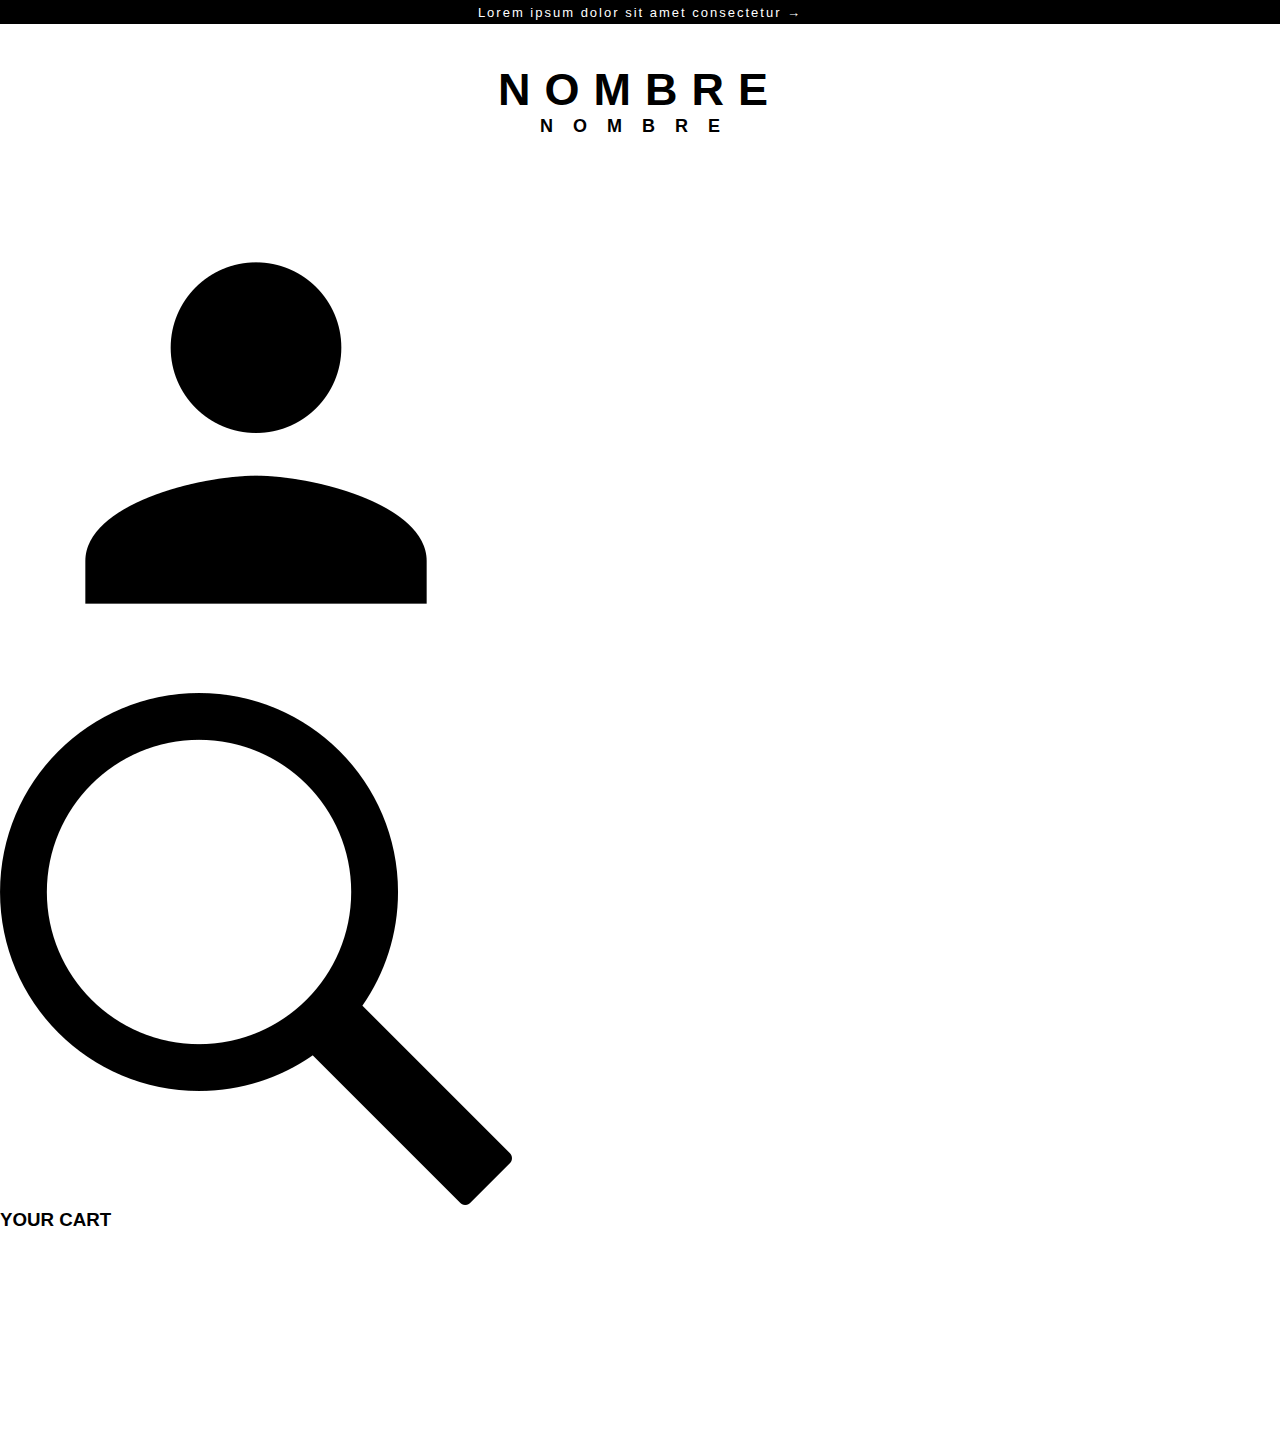
<file: HTML/carrito.html>
<!DOCTYPE html>
<html lang="en">

<head>
    <meta charset="UTF-8">
    <meta name="viewport" content="width=device-width, initial-scale=1.0">
    <link rel="stylesheet" href="../CSS/carrito.css">
    <title>Carrito</title>
</head>

<body>
    <header>
        <div class="text-peqe">
            <p>Lorem ipsum dolor sit amet consectetur →</p>
        </div>
        <div class="title">
            <a href="../HTML/home.html">
                <h1>NOMBRE</h1>
                <h2>NOMBRE</h2>
            </a>
        </div>
        <div class="icon1">
            <a href="#"><img src="../src/img/person-home.png" alt="user-home"></a>
        </div>
        <div class="icon2">
            <a href="#"><img src="../src/img/lupa-home.png" alt="lupa-home"></a>
        </div>
        <div>
            <h3> YOUR CART </h3>
        </div>
    </header>

    <main>
        <!--pa mostrar productos -->
        <div id="cartContainer" class="cart-container"></div>

        <!-- el total-->
        <div id="cartTotal" class="total"></div>
    </main>

    <script src="../JS/carrito.js"></script>
</body>

</html>
</file>
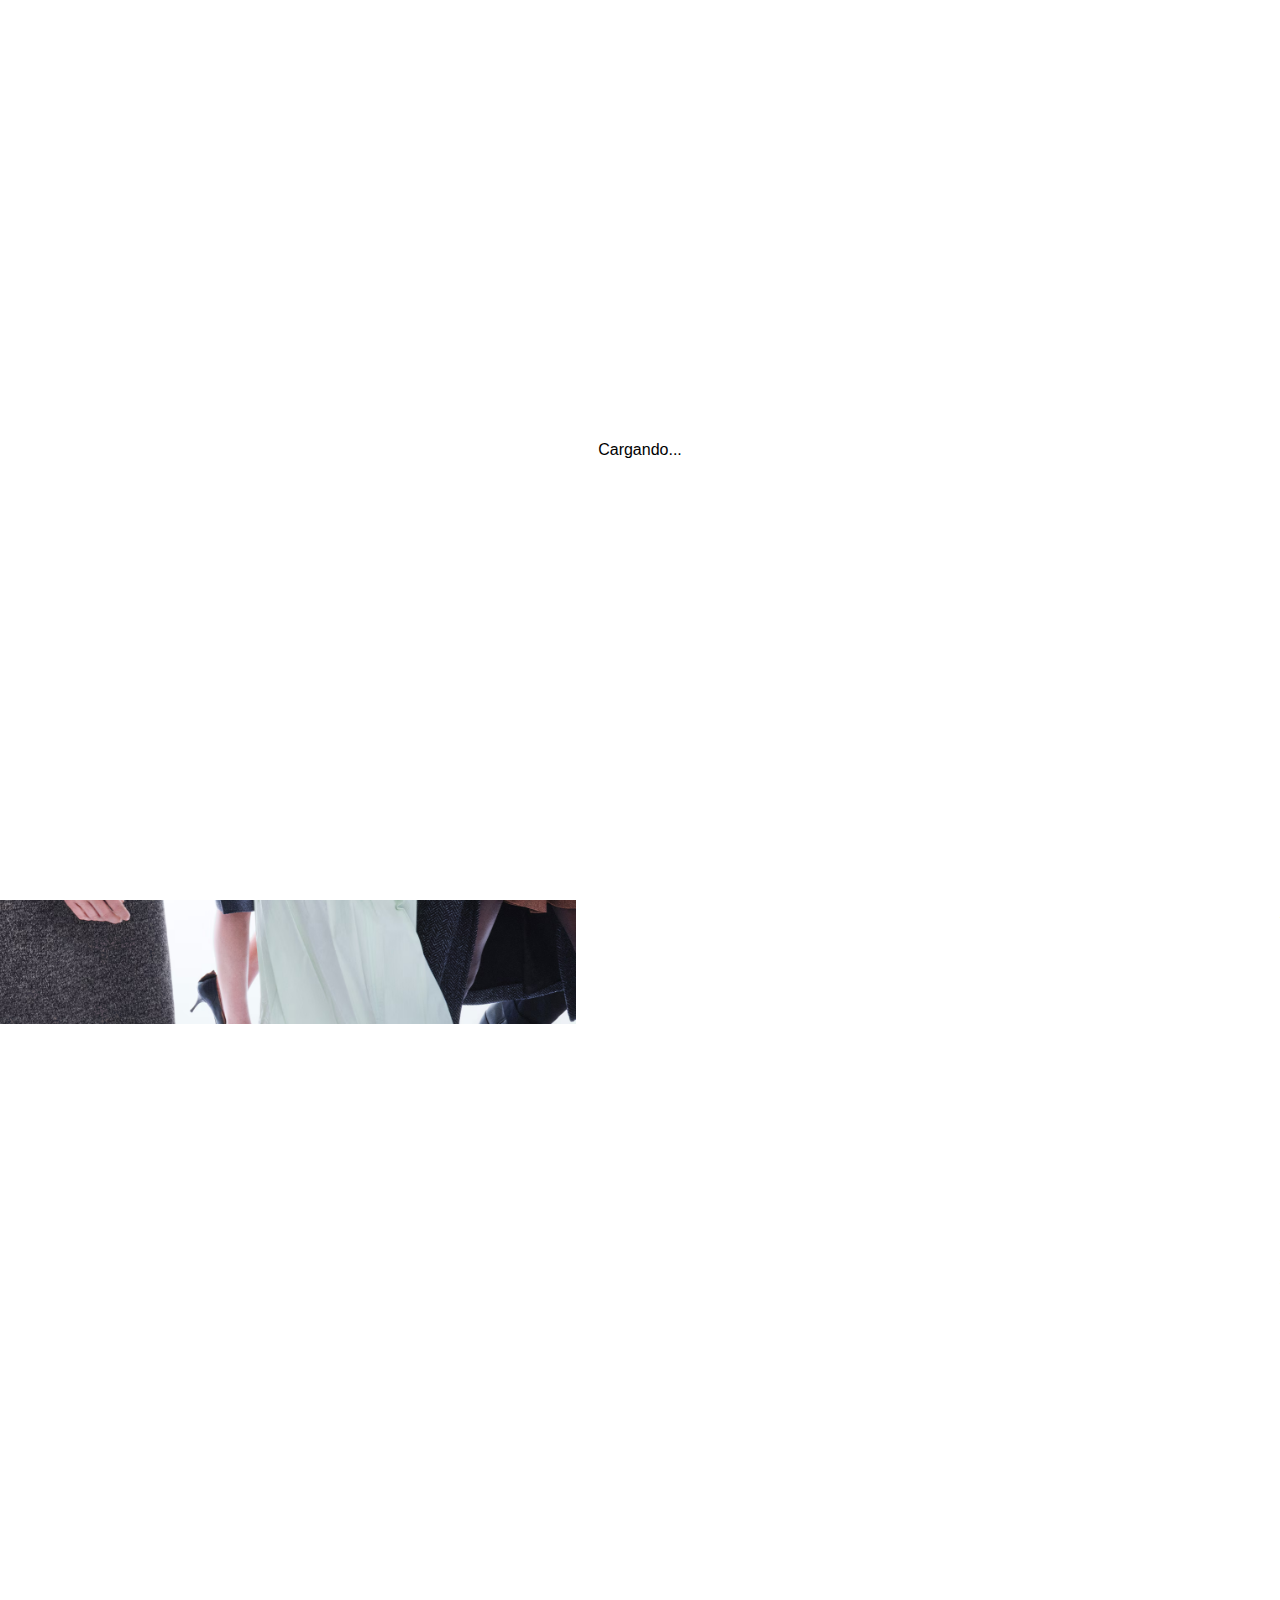
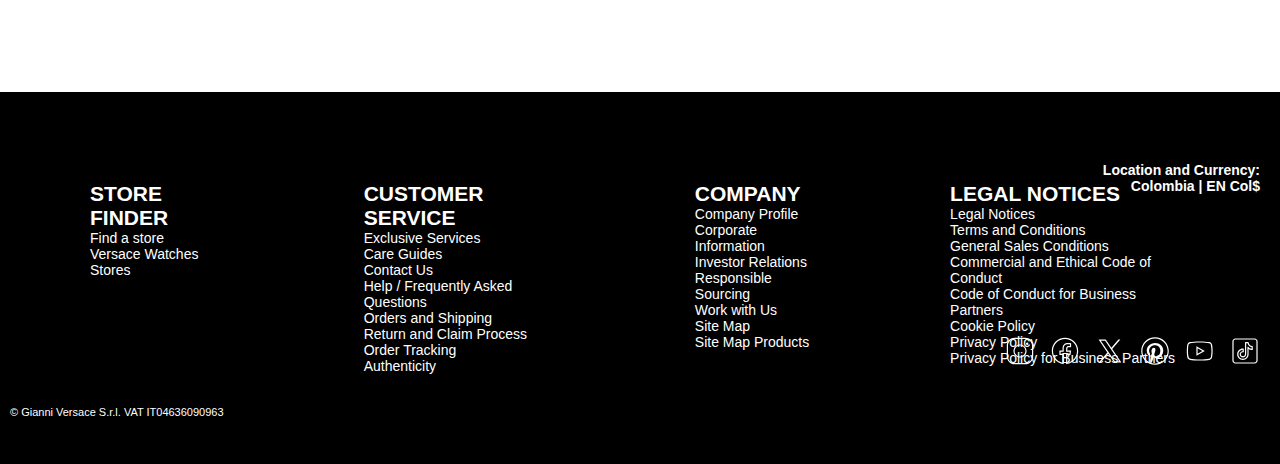
<file: HTML/help.html>
<!DOCTYPE html>
<html lang="en">

<head>
    <meta charset="UTF-8">
    <meta name="viewport" content="width=device-width, initial-scale=1.0">
    <title>help</title>
    <link rel="stylesheet" href="../CSS/help.css">
</head>

<div id="cargador">
    <p>Cargando...</p>
</div>

<body>
    <header>
        <div class="text-peqe">
            <a href="../HTML/new-release.html">
                <p> New Release → </p>
            </a>
        </div>
        <div class="title">
            <h1> ELVEN </h1>
            <h2> STORE </h2>
            <hr>
        </div>
        <section>
            <div class="icon">
                <a href="#">
                    <img src="../src/img/lupa-home.png" alt="lupa-home">
                </a>
            </div>
            <div class="icons">
                <div>
                    <a href="#"><img src="../src/img/person-home.png" alt="user-home"></a>
                </div>
                <div class="carrito">
                    <a href="../HTML/carrito.html"><img src="../src/img/carrito-home.png" alt="carrito-home"><span
                            id="cuenta-carrito">0</span></a>
                </div>
            </div>
            <div class="text-well">
                <h3>Welcome. <br> How can we help you today?</h3>
            </div>
        </section>
    </header>

    <div class="foto">
        <img src="../src/img/foto-help.png" alt="">
    </div>
    <section class="texts-info">
        <div class="call">
            <h2> Call us </h2>
            <p> Mon to Frin: 9AM- <br> Sat: 10AM-7PM EST </p>
            <a href="#"><strong> +123 456 7891 </strong></a>
        </div>
        <div class="email">
            <h2> Email us </h2>
            <p> We'll get back to you <br> within 48 hours </p>
            <a href="#"><strong> Sends Form </strong></a>
        </div>
        <div class="store">
            <h2> Store appointment </h2>
            <a href="#"><strong> Book an <br> appointment </strong></a>
        </div>
    </section>

    <footer class="info">
        <section class="cuadro">
            <div class="uno">
                <h2><a href="#"><strong>STORE FINDER</strong></a></h2>
                <a href="#">Find a store</a> <br>
                <a href="#">Versace Watches Stores</a> <br>
            </div>
            <div class="dos">
                <h2><a href="#"><strong>CUSTOMER SERVICE</strong></a></h2>
                <a href="#">Exclusive Services</a> <br>
                <a href="#">Care Guides</a> <br>
                <a href="#">Contact Us</a> <br>
                <a href="#">Help / Frequently Asked Questions</a> <br>
                <a href="#">Orders and Shipping</a> <br>
                <a href="#">Return and Claim Process</a> <br>
                <a href="#">Order Tracking</a> <br>
                <a href="#">Authenticity</a> <br>
            </div>
            <div class="tres">
                <h2><a href="#"><strong>COMPANY</strong></a></h2>
                <a href="#">Company Profile</a> <br>
                <a href="#">Corporate Information</a> <br>
                <a href="#">Investor Relations</a> <br>
                <a href="#">Responsible Sourcing</a> <br>
                <a href="#">Work with Us</a> <br>
                <a href="#">Site Map</a> <br>
                <a href="#">Site Map Products</a> <br>
            </div>
            <div class="cuatro">
                <h2><a href="#"><strong>LEGAL NOTICES</strong></a></h2>
                <a href="#">Legal Notices</a> <br>
                <a href="#">Terms and Conditions</a> <br>
                <a href="#">General Sales Conditions</a> <br>
                <a href="#">Commercial and Ethical Code of Conduct</a> <br>
                <a href="#">Code of Conduct for Business Partners</a> <br>
                <a href="#">Cookie Policy</a> <br>
                <a href="#">Privacy Policy</a> <br>
                <a href="#">Privacy Policy for Business Partners</a> <br>
            </div>
            <div class="word">
                <p><strong> Location and Currency: <br> Colombia | EN Col$</strong></p>
            </div>
            <div class="iconn">
                <a href=""><img src="../src/img/icons-instagram.svg" alt=""></a>
                <a href=""><img src="../src/img/icons-facebook.svg" alt=""></a>
                <a href=""><img src="../src/img/icons-x.svg" alt=""></a>
                <a href=""><img src="../src/img/icons-pinterest.svg" alt=""></a>
                <a href=""><img src="../src/img/icons-youtube.svg" alt=""></a>
                <a href=""><img src="../src/img/icons-tik-tok.svg" alt=""></a>
            </div>
            <div class="copy">
                <p>© Gianni Versace S.r.l. VAT IT04636090963</p>
            </div>
        </section>
    </footer>

</body>
<script>
    document.body.style.overflow = "hidden"
    setTimeout(() => {
        const minicargador = document.querySelector("#cargador")
        minicargador.style.display = "none"
        document.body.style.overflow = "auto"
    }, 1000)
</script>

</html>
</file>
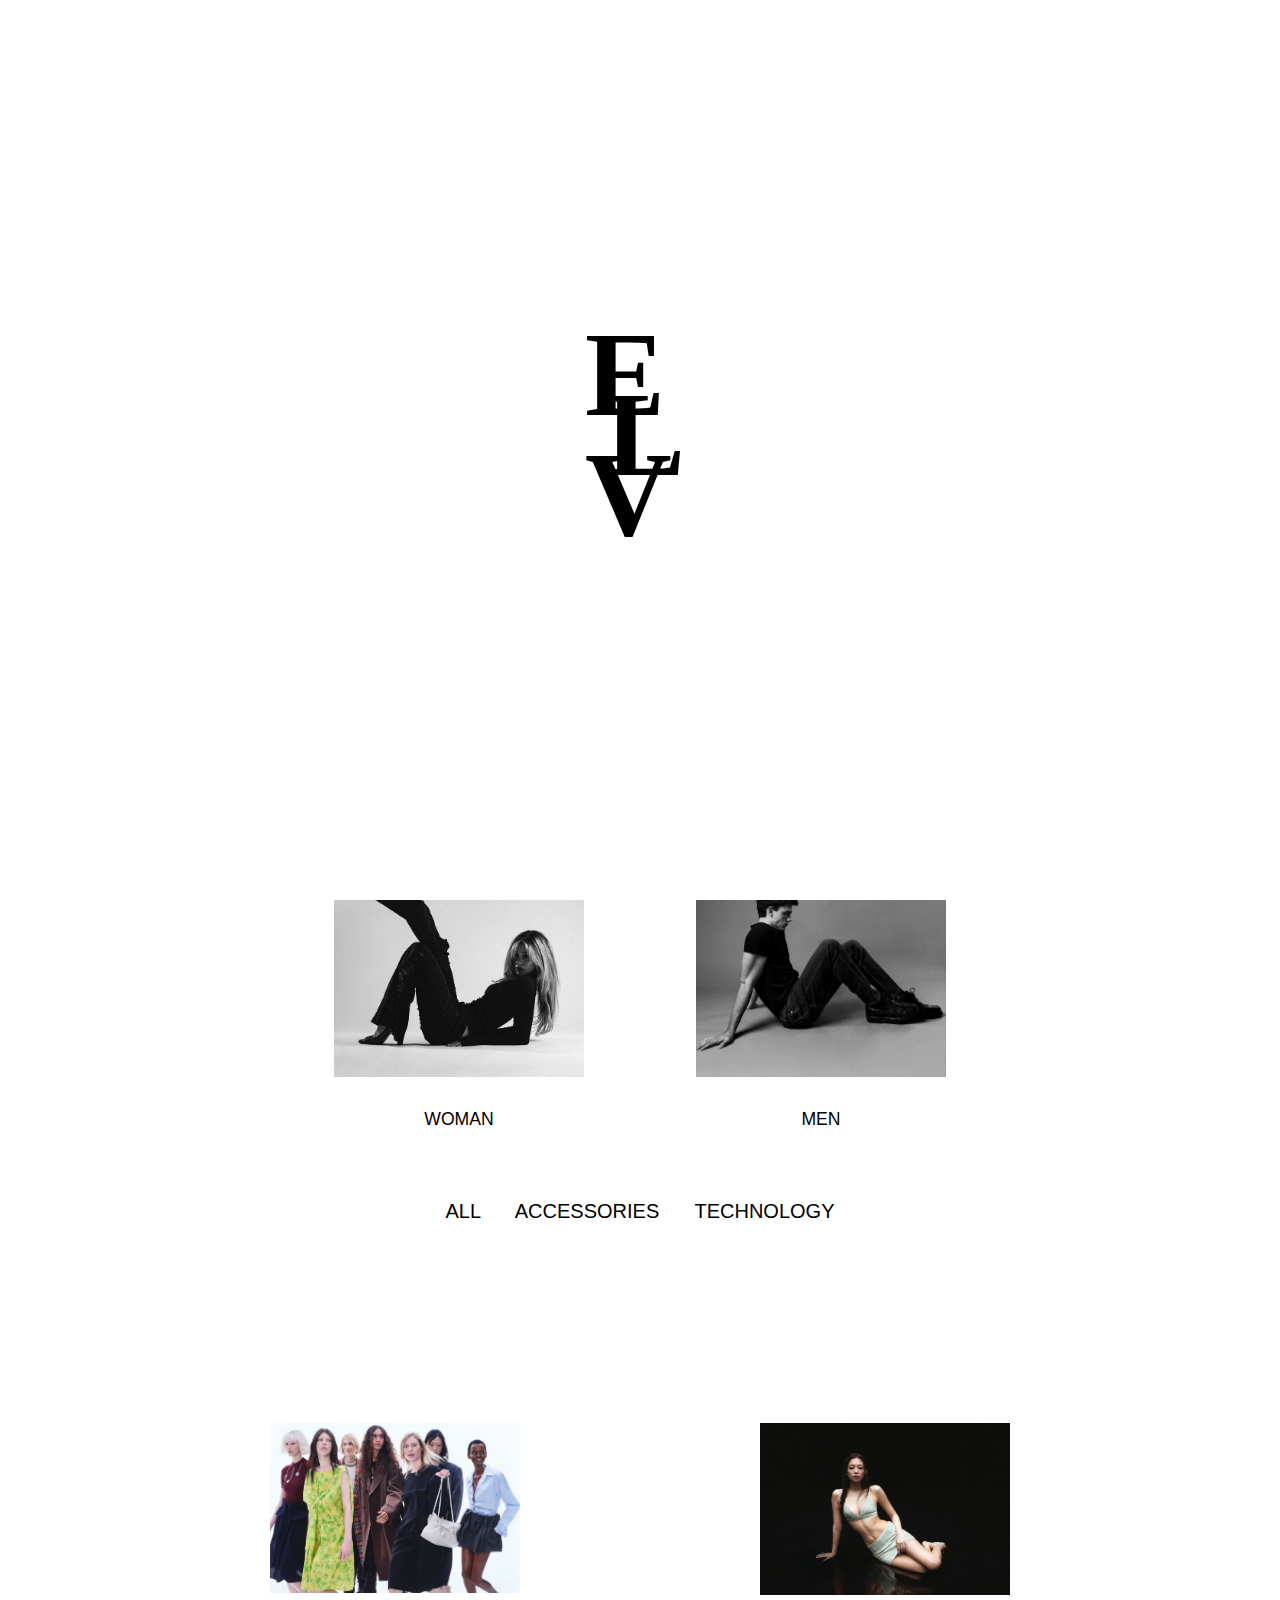
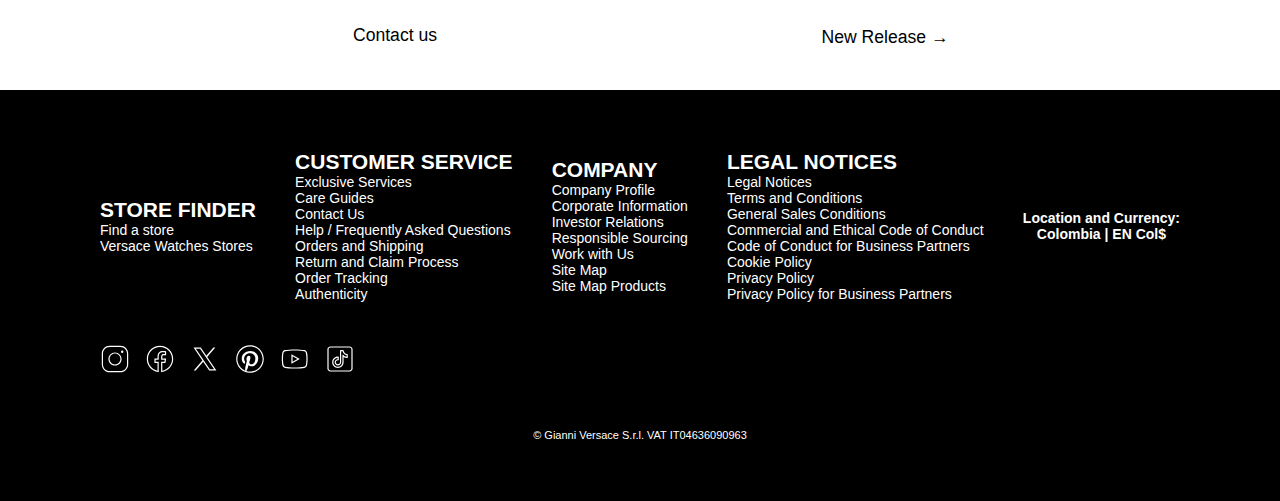
<file: HTML/home.html>
<!DOCTYPE html>
<html lang="en">

<head>
    <meta charset="UTF-8">
    <meta name="viewport" content="width=device-width, initial-scale=1.0">
    <title>HOME</title>
    <link rel="stylesheet" href="../CSS/home.css">
</head>

<div id="cargador">
    <img src="../src/img/ico.svg" alt="ico">
</div>

<body>
    <header>
        <div class="text-peqe">
            <a href="../HTML/new-release.html">
                <p> New Release → </p>
            </a>
        </div>
        <div class="title">
            <h1>ELVEN</h1>
            <h2>STORE</h2>
            <div class="icons">
                <div class="icon">
                    <a href="#">
                        <img src="../src/img/lupa-home.png" alt="lupa-home">
                    </a>
                </div>
                <div>
                    <a href="#"><img src="../src/img/person-home.png" alt="user-home"></a>
                </div>
                <div class="carrito">
                    <a href="../HTML/carrito.html">
                        <img src="../src/img/carrito-home.png" alt="carrito-home">
                        <span id="cuenta-carrito">0</span>
                    </a>
                </div>
            </div>

            <hr>
            <div class="btn">
                <a href="../HTML/new-release.html"> New Release </a>
            </div>
        </div>

        <div class="foto">
            <img src="../src/img/foto-home.png" alt="foto-home">
        </div>
        <div class="genero">
            <a href="#">
                <img src="../src/img/women.png" alt="WOMAN">
                <p>WOMAN</p>
            </a>
            <a href="#">
                <img src="../src/img/men.png" alt="MEN">
                <p>MEN</p>
            </a>
        </div>
        <div class="opciones">
            <a href="#"><span>ALL</span></a>
            <a href="#"><span>ACCESSORIES</span></a>
            <a href="#"><span>TECHNOLOGY</span></a>
        </div>
    </header>
    <main>
        <div class="container1">
        </div>
        <div class="image1">
            <a href="../HTML/help.html">
                <img src="../src/img/foto-helppppp.png" alt="foto-helppppp">
                <p>Contact us</p>
            </a>
            <a href="../HTML/new-release.html">
                <img src="../src/img/help-home.png" alt="help-home">
                <p>New Release →</p>
            </a>
        </div>
    </main>
    <footer class="info">
        <section class="cuadro">
            <div class="uno">
                <h2><a href="#"><strong>STORE FINDER</strong></a></h2>
                <a href="#">Find a store</a> <br>
                <a href="#">Versace Watches Stores</a> <br>
            </div>
            <div class="dos">
                <h2><a href="#"><strong>CUSTOMER SERVICE</strong></a></h2>
                <a href="#">Exclusive Services</a> <br>
                <a href="#">Care Guides</a> <br>
                <a href="#">Contact Us</a> <br>
                <a href="#">Help / Frequently Asked Questions</a> <br>
                <a href="#">Orders and Shipping</a> <br>
                <a href="#">Return and Claim Process</a> <br>
                <a href="#">Order Tracking</a> <br>
                <a href="#">Authenticity</a> <br>
            </div>
            <div class="tres">
                <h2><a href="#"><strong>COMPANY</strong></a></h2>
                <a href="#">Company Profile</a> <br>
                <a href="#">Corporate Information</a> <br>
                <a href="#">Investor Relations</a> <br>
                <a href="#">Responsible Sourcing</a> <br>
                <a href="#">Work with Us</a> <br>
                <a href="#">Site Map</a> <br>
                <a href="#">Site Map Products</a> <br>
            </div>
            <div class="cuatro">
                <h2><a href="#"><strong>LEGAL NOTICES</strong></a></h2>
                <a href="#">Legal Notices</a> <br>
                <a href="#">Terms and Conditions</a> <br>
                <a href="#">General Sales Conditions</a> <br>
                <a href="#">Commercial and Ethical Code of Conduct</a> <br>
                <a href="#">Code of Conduct for Business Partners</a> <br>
                <a href="#">Cookie Policy</a> <br>
                <a href="#">Privacy Policy</a> <br>
                <a href="#">Privacy Policy for Business Partners</a> <br>
            </div>
            <div class="word">
                <p><strong> Location and Currency: <br> Colombia | EN Col$</strong></p>
            </div>
            <div class="iconn">
                <a href=""><img src="../src/img/icons-instagram.svg" alt=""></a>
                <a href=""><img src="../src/img/icons-facebook.svg" alt=""></a>
                <a href=""><img src="../src/img/icons-x.svg" alt=""></a>
                <a href=""><img src="../src/img/icons-pinterest.svg" alt=""></a>
                <a href=""><img src="../src/img/icons-youtube.svg" alt=""></a>
                <a href=""><img src="../src/img/icons-tik-tok.svg" alt=""></a>
            </div>
            <div class="copy">
                <p>© Gianni Versace S.r.l. VAT IT04636090963</p>
            </div>
        </section>
    </footer>
    <script>
        document.body.style.overflow = "hidden"
        setTimeout(() => {
            const minicargador = document.querySelector("#cargador")
            minicargador.style.display = "none"
            document.body.style.overflow = "auto"
        }, 1000)
    </script>
    <script src="../JS/storage.js"></script>
    <script src="../JS/java.js"></script>
</body>

</html>
</file>
<file: CSS/carrito.css>
* {
    margin: 0;
    padding: 0;
    box-sizing: border-box;
    font-family: 'Arial', sans-serif;
}

body {
    background-color: #fff;
}


.text-peqe {
    width: 100%;
    height: 1.5rem;
    background-color: black;
}

.text-peqe p {
    padding: 5px;
    letter-spacing: 2px;
    font-size: 13px;
    text-align: center;
    color: #FFFFFF;
}

.text-peqe a {
    text-decoration: none;
}

.title {
    text-align: center;
    margin: 20px auto;
    padding: 20px;
}

.title h1 {
    font-size: 32px;
    letter-spacing: 6px;
}

.title h2 {
    font-size: 14px;
    letter-spacing: 10px;
}

.title a {
    color: black;
    text-decoration: none;
}

hr {
    width: 80%;
    max-width: 600px;
    margin: 20px auto;
    border: 1px solid black;
}

.header-icons {
    position: absolute;
    top: 20px;
    right: 20px;
    display: flex;
    gap: 15px;
}

.header-icons img {
    width: 30px;
    height: auto;
    cursor: pointer;
}

.you {
    font-size: 28px;
    margin: 2rem auto;
    text-align: center;
}


.cart-container {
    display: grid;
    grid-template-columns: 1fr;
    gap: 20px;
    margin: 4rem auto;
    padding: 1rem;
    max-width: 90%;
    justify-items: center;
}

.cart-item {
    background: #161616;
    padding: 20px;
    border-radius: 8px;
    box-shadow: 0 2px 4px rgba(0, 0, 0, 0.2);
    text-align: center;
    color: #fff;
    width: 220px;
}

.cart-item img {
    width: 100px;
    height: auto;
    margin-bottom: 8px;
}

.total {
    font-size: 20px;
    margin: 1rem auto 0 auto;
    text-align: center;
    color: #000;
}


.cuadro {
    background-color: black;
    display: flex;
    flex-direction: column;
    align-items: center;
    gap: 2rem;
    padding: 2rem;
    font-size: 14px;
}

.info a {
    text-decoration: none;
    color: #FFFFFF;
}

.word,
.iconn,
.copy {
    color: #fff;
    position: static;
    text-align: center;
    margin-top: 1rem;
}

.iconn {
    display: flex;
    gap: 15px;
}

.iconn img {
    width: 30px;
    height: auto;
}

.copy {
    color: #ffffff;
    font-size: 11px;
}

#cargador {
    position: fixed;
    inset: 0;
    background: white;
    display: flex;
    justify-content: center;
    align-items: center;
    z-index: 9999;
}

@media (max-width: 767px) {
    .title h1 {
        font-size: 28px;
        letter-spacing: 4px;
    }

    .title h2 {
        font-size: 12px;
        letter-spacing: 6px;
    }

    .header-icons img {
        width: 22px;
        margin-top: 10px;
    }

    hr {
        width: 60%;
        max-width: 300px;
    }

    .total {
        font-size: 20px;
        margin: 1rem auto;
        margin-bottom: 3rem;
        text-align: center;
    }
}


@media (min-width: 768px) and (max-width: 1199px) {
    .title h1 {
        font-size: 38px;
        letter-spacing: 10px;
    }

    .title h2 {
        font-size: 16px;
        letter-spacing: 14px;
    }

    .cart-container {
        grid-template-columns: repeat(2, 1fr);
        gap: 30px;
        max-width: 700px;
    }

    .total {
        font-size: 22px;
        text-align: center;
        margin-top: 120px;
        margin-bottom: 120px;
    }

    .cuadro {
        flex-direction: row;
        flex-wrap: wrap;
        justify-content: center;
        gap: 3rem;
    }

    .header-icons img {
        width: 26px;
    }
}


@media (min-width: 1200px) {
    .title h1 {
        font-size: 45px;
        letter-spacing: 14px;
    }

    .title h2 {
        font-size: 18px;
        letter-spacing: 20px;
    }

    .header-icons {
        top: 70px;
    }

    hr {
        width: 80%;
        max-width: 900px;
    }

    .cart-container {
        grid-template-columns: repeat(4, 1fr);
        gap: 50px;
        max-width: 1000px;
    }

    .total {
        font-size: 30px;
        text-align: center;
        margin-top: 120px;
        margin-bottom: 120px;
    }

    .cuadro {
        display: flex;
        flex-direction: column;
        gap: 3rem;
        padding: 3rem 5rem;
    }

    .fila-arriba {
        display: flex;
        justify-content: space-between;
        align-items: flex-start;
        gap: 2rem;
    }

    .fila-abajo {
        display: flex;
        justify-content: flex-end;
        align-items: center;
        gap: 2rem;
    }
}
</file>
<file: CSS/help.css>
* {
    margin: 0;
    padding: 0;
    box-sizing: border-box;
    font-family: 'Ariel', sans-serif;
}

body {
    background-color: rgb(255, 255, 255);
    margin: 0;
    padding: 0;
}

.text-peqe {
    max-width: 1000%;
    height: 1.5rem;
    background-color: black;
}

.text-peqe a {
    text-decoration: none;
}

.text-peqe p {
    padding: 5px;
    letter-spacing: 2px;
    font-size: 13px;
    text-align: center;
    color: #FFFFFF;
}




.title {
    text-align: center;
    padding: 40px;

}

.title h1 {
    font-size: 45px;
    padding: -10px;
    margin-bottom: 15px;
}

.title h2 {
    letter-spacing: 16px;
    font-size: 18px;
    margin-left: 17px;
}




.icon {
    margin-left: 190px;
    margin-top: -125px;
}

.icon img {
    max-width: 30px;
    max-height: auto;
}

.icons {
    margin-left: 85%;
    margin-top: -43px;
}

.icons img {
    max-width: 40px;
    max-height: auto;
    margin-left: 10px;
}

.carrito {
    margin-left: 47px;
    margin-top: -43px;
}


.foto {
    margin-top: 45px;
}
.foto img {
    width: 45%;
    height: auto;
}

.text-well {
    text-align: center;
    margin-top: 90px;
}

.texts-info {
    text-align: center;
    margin-top: -52rem;
    margin-left: 80rem;
}

.call,
.email,
.store {
    margin-bottom: 140px;
    margin-right: 390px;
    font-size: 20px;
}

.call a,
.email a,
.store a {
    color: black;
}

.call h2,
.email h2,
.store h2 {
    margin-bottom: 20px;
}

.cuadro {
    background-color: black;
    display: flex;
    margin-top: 25rem;
    gap: 8rem;
    font-size: 14px;
    padding: 90px;
}

.info a {
    text-decoration: none;
    color: #FFFFFF;
}

.word {
    color: #FFFFFF;
    text-align: end;
    position: absolute;
    right: 20px;
    bottom: 270px;
}


.iconn {
    display: flex;
    text-align: end;
    position: absolute;
    right: 20px;
    bottom: 95px;
    gap: 15px;
}

.iconn img {
    width: 30px;
    height: auto;
}

.copy {
    color: #FFFFFF;
    font-size: 11px;
    position: absolute;
    margin-top: 14rem;
    margin-left: -80px;
}

hr {
    margin-top: 35px;
}

html{
    position: relative;
}
#cargador{
    width: 100%;
    height: 100vh;
    display: flex;
    align-items: center;
    justify-content: center;
    position: absolute;
    top: 0px;
    background-color: white;
}
</file>
<file: CSS/home.css>
* {
    margin: 0;
    padding: 0;
    box-sizing: border-box;
    font-family: 'Ariel', sans-serif;
}

body {
    background-color: #fff;
}

.text-peqe {
    width: 100%;
    height: 1.5rem;
    background-color: black;
}

.text-peqe a {
    text-decoration: none;
}

.text-peqe p {
    padding: 5px;
    letter-spacing: 2px;
    font-size: 13px;
    text-align: center;
    color: #fff;
}

.title {
    text-align: center;
    padding: 40px;
    position: relative;
}

.title h1 {
    font-size: 28px;
    margin-bottom: 15px;
    letter-spacing: 14px;
}

.title h2 {
    letter-spacing: 20px;
    font-size: 15px;
}

.btn {
    background-color: #000;
    width: 160px;
    height: 42px;
    font-size: 15px;
    margin: 40px auto;
    display: flex;
    align-items: center;
    justify-content: center;
    cursor: pointer;
    border-radius: 20px;
}

.btn a {
    color: #fff;
    text-decoration: none;
}

.icons {
    position: absolute;
    top: 20px;
    right: 30px;
    display: flex;
    align-items: center;
    gap: 20px;
}

.icons img {
    width: 32px;
    cursor: pointer;
}

.carrito span {
    background-color: black;
    color: white;
    border-radius: 50%;
    font-size: 12px;
    width: 20px;
    height: 20px;
    line-height: 20px;
    text-align: center;
    display: inline-block;
    margin-left: -10px;
}

.foto img {
    margin-top: 10px;
    width: 100%;
    height: auto;
}


.opciones {
    margin: 80px 0 120px 0;
    font-size: 20px;
    text-align: center;
    word-spacing: 70px;
}

.opciones a {
    color: black;
    text-decoration: none;
}

.genero {
    display: flex;
    justify-content: center;
    gap: 7rem;
    margin: 5rem auto -10px auto;
}

.genero a {
    display: flex;
    flex-direction: column;
    align-items: center;
    text-decoration: none;
    color: black;
    font-size: 1.1rem;
}

.genero img {
    max-width: 250px;
    margin-bottom: 2rem;
}

.container1 {
    display: grid;
    grid-template-columns: repeat(4, 180px);
    gap: 30px;
    justify-content: center;
    margin-top: 100px;
}

.container1 .card {
    background: #161616;
    color: #fff;
    width: 180px;
    padding: 8px;
    border-radius: 8px;
    box-shadow: 0 2px 4px rgba(0, 0, 0, 0.2);
    text-align: center;
    display: flex;
    flex-direction: column;
    justify-content: space-between;
}

.container1 .card img {
    width: 100%;
    max-height: 150px;
    object-fit: contain;
    margin-bottom: 10px;
}

.cuadro {
    background-color: black;
    display: flex;
    justify-content: space-between;
    align-items: center;
    gap: 2rem;
    font-size: 14px;
    padding: 60px 100px;
    margin-top: 12rem;
    flex-wrap: wrap;
}

.info a {
    text-decoration: none;
    color: #fff;
}

.word {
    color: #fff;
    text-align: center;
    margin: 10px 0;
}

.iconn {
    display: flex;
    justify-content: center;
    gap: 15px;
    margin: 10px 0;
}

.iconn img {
    width: 30px;
}

.copy {
    color: #fff;
    font-size: 11px;
    margin-top: 10px;
    text-align: center;
    width: 100%;
}


.image1 {
    display: flex;
    justify-content: center;
    gap: 15rem;
    margin: 5rem auto -150px auto;
}

.image1 a {
    display: flex;
    flex-direction: column;
    align-items: center;
    text-decoration: none;
    color: black;
    font-size: 1.1rem;
}

.image1 img {
    max-width: 250px;
    margin-bottom: 2rem;
}

#cargador {
    position: fixed;
    inset: 0;
    background: white;
    display: flex;
    justify-content: center;
    align-items: center;
    z-index: 9999;
}


@media (max-width: 1300px) {
    .title h1 {
        font-size: 26px;
        letter-spacing: 10px;
    }

    .container1 {
        grid-template-columns: repeat(3, 1fr);
    }

    .opciones {
        word-spacing: 30px;
    }
}


@media (max-width: 768px) {
    .title h1 {
        font-size: 24px;
        letter-spacing: 6px;
    }

    .title h2 {
        font-size: 14px;
        letter-spacing: 8px;
        margin-bottom: 40px;
    }

    .icons {
        top: 10px;
        right: 15px;
        gap: 15px;
    }

    .icons img {
        width: 28px;
    }

    .container1 {
        grid-template-columns: repeat(2, 1fr);
        gap: 25px;
        margin: 10px auto;
        max-width: 100px;
    }

    .image1 {
        flex-direction: column;
        gap: 2.5rem;
        margin: 4rem auto;
        align-items: center;
    }

    .genero {
        display: flex;
        gap: 1rem;
        margin: 4rem auto;
        align-items: center;  
    }

    .genero img {
        max-width: 170px;
    }

    .cuadro {
        flex-direction: column;
        align-items: center;
        text-align: center;
        gap: 2rem;
        padding: 40px;
        margin-top: 70px;
    }

    .word, .iconn, .copy {
        margin: 10px 0;
        text-align: center;
        width: 100%;
    }

    .iconn {
        justify-content: center;
        flex-wrap: wrap;
        gap: 12px;
    }

    .iconn img {
        width: 26px;
    }
}


@media (max-width: 480px) {
    .title h1 {
        font-size: 20px;
        letter-spacing: 4px;
    }

    .title h2 {
        font-size: 12px;
        letter-spacing: 4px;
    }
    
    .title {
        text-decoration: none;
    }

    .icons {
        top: 8px;
        right: 10px;
        gap: 12px;
    }

    .icons img {
        width: 22px;
    }

    .container1 {
        grid-template-columns: repeat(1, 1fr);
        gap: 15px;
        margin: 20px auto;
        max-width: 100px;
    }

    .image1 {
        flex-direction: column;
        gap: 2rem;
        margin: 3rem auto;
        align-items: center;
    }

    .cuadro {
        padding: 20px;
        font-size: 12px;
    }

    .iconn img {
        width: 22px;
    }

    .copy {
        font-size: 10px;
    }
}
</file>
